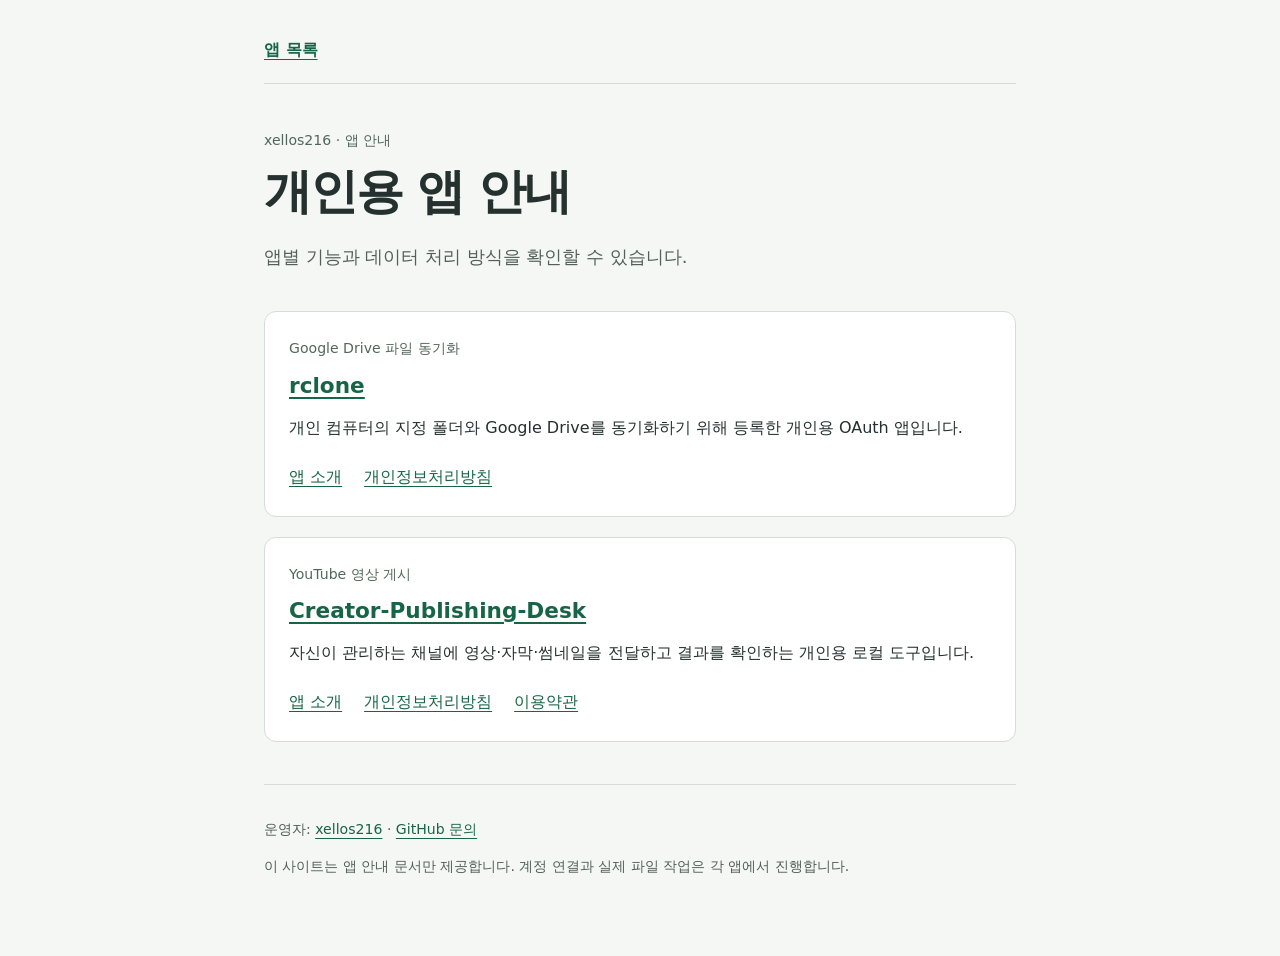
<file: index.html>
<!doctype html>
<html lang="ko">
<head>
  <meta charset="utf-8">
  <meta name="viewport" content="width=device-width, initial-scale=1">
  <meta name="description" content="xellos216이 운영하는 개인용 앱의 기능, 개인정보처리방침 및 이용약관 안내입니다.">
  <title>개인용 앱 안내</title>
  <link rel="icon" href="assets/favicon.svg" type="image/svg+xml">
  <link rel="stylesheet" href="assets/site.css">
  <link rel="canonical" href="https://xellos216.github.io/app-info/">
</head>
<body>
  <main>
    <nav aria-label="페이지 탐색"><a href="./" aria-current="page">앱 목록</a></nav>
    <p class="eyebrow">xellos216 · 앱 안내</p>
    <h1>개인용 앱 안내</h1>
    <p class="lead">앱별 기능과 데이터 처리 방식을 확인할 수 있습니다.</p>
    <div class="app-list">
      <section class="app-card" aria-labelledby="rclone-heading">
        <p class="eyebrow">Google Drive 파일 동기화</p>
        <h2 id="rclone-heading"><a href="rclone/">rclone</a></h2>
        <p>개인 컴퓨터의 지정 폴더와 Google Drive를 동기화하기 위해 등록한 개인용 OAuth 앱입니다.</p>
        <div class="app-links"><a href="rclone/">앱 소개</a><a href="rclone/privacy.html">개인정보처리방침</a></div>
      </section>
      <section class="app-card" aria-labelledby="publishing-heading">
        <p class="eyebrow">YouTube 영상 게시</p>
        <h2 id="publishing-heading"><a href="creator-publishing-desk/">Creator-Publishing-Desk</a></h2>
        <p>자신이 관리하는 채널에 영상·자막·썸네일을 전달하고 결과를 확인하는 개인용 로컬 도구입니다.</p>
        <div class="app-links"><a href="creator-publishing-desk/">앱 소개</a><a href="creator-publishing-desk/privacy.html">개인정보처리방침</a><a href="creator-publishing-desk/terms.html">이용약관</a></div>
      </section>
    </div>
    <footer>
      <p>운영자: <a href="https://github.com/xellos216">xellos216</a> · <a href="https://github.com/xellos216/app-info/issues">GitHub 문의</a></p>
      <p>이 사이트는 앱 안내 문서만 제공합니다. 계정 연결과 실제 파일 작업은 각 앱에서 진행합니다.</p>
    </footer>
  </main>
</body>
</html>
</file>
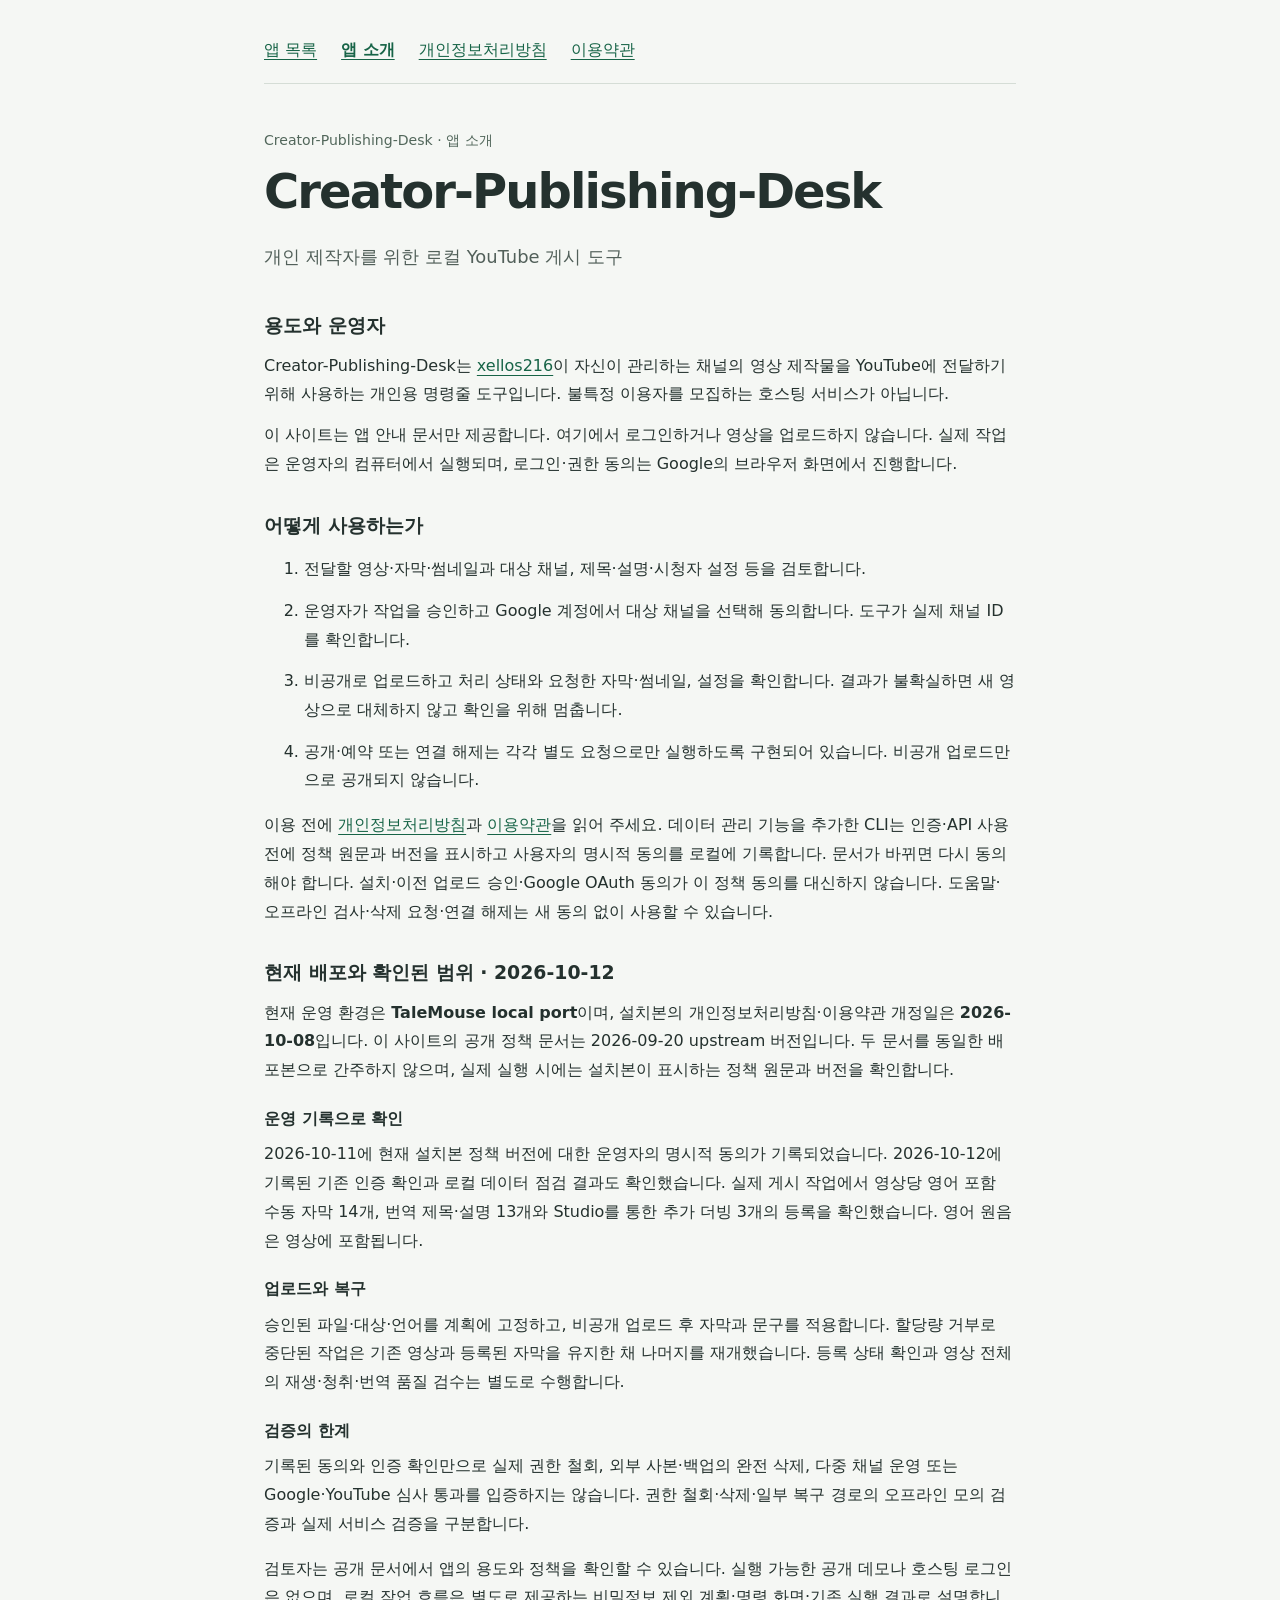
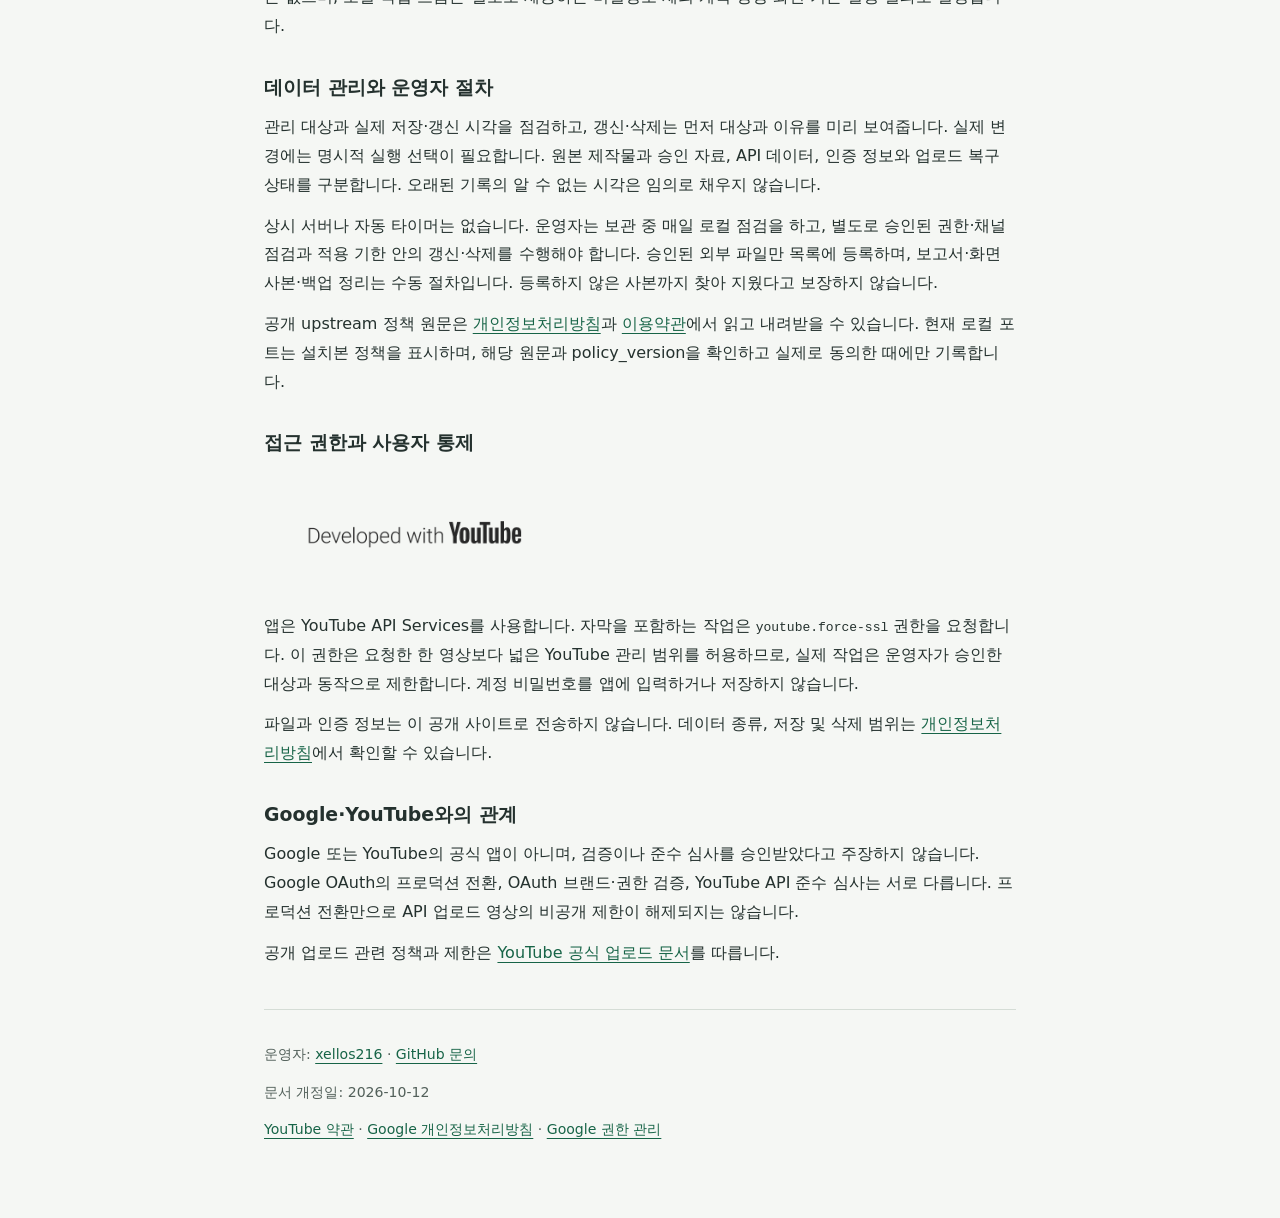
<file: creator-publishing-desk/index.html>
<!doctype html>
<html lang="ko">
<head>
<meta charset="utf-8">
<meta name="viewport" content="width=device-width, initial-scale=1">
<meta name="description" content="Creator-Publishing-Desk 앱 소개 — 개인용 YouTube 게시 도구의 기능과 데이터 처리 안내">
<title>Creator-Publishing-Desk · 앱 소개</title>

<link rel="icon" href="../assets/favicon.svg" type="image/svg+xml">
<link rel="stylesheet" href="../assets/site.css">
<link rel="canonical" href="https://xellos216.github.io/app-info/creator-publishing-desk/">
</head>
<body><main>
<nav aria-label="Creator-Publishing-Desk 페이지 탐색"><a href="../">앱 목록</a><a href="./" aria-current="page">앱 소개</a><a href="privacy.html">개인정보처리방침</a><a href="terms.html">이용약관</a></nav>
<p class="eyebrow">Creator-Publishing-Desk · 앱 소개</p>
<h1>Creator-Publishing-Desk</h1>
<p class="lead">개인 제작자를 위한 로컬 YouTube 게시 도구</p>

<section><h2>용도와 운영자</h2><p>Creator-Publishing-Desk는 <a href="https://github.com/xellos216">xellos216</a>이 자신이 관리하는 채널의 영상 제작물을 YouTube에 전달하기 위해 사용하는 개인용 명령줄 도구입니다. 불특정 이용자를 모집하는 호스팅 서비스가 아닙니다.</p><p>이 사이트는 앱 안내 문서만 제공합니다. 여기에서 로그인하거나 영상을 업로드하지 않습니다. 실제 작업은 운영자의 컴퓨터에서 실행되며, 로그인·권한 동의는 Google의 브라우저 화면에서 진행합니다.</p></section>
<section><h2>어떻게 사용하는가</h2><ol><li>전달할 영상·자막·썸네일과 대상 채널, 제목·설명·시청자 설정 등을 검토합니다.</li><li>운영자가 작업을 승인하고 Google 계정에서 대상 채널을 선택해 동의합니다. 도구가 실제 채널 ID를 확인합니다.</li><li>비공개로 업로드하고 처리 상태와 요청한 자막·썸네일, 설정을 확인합니다. 결과가 불확실하면 새 영상으로 대체하지 않고 확인을 위해 멈춥니다.</li><li>공개·예약 또는 연결 해제는 각각 별도 요청으로만 실행하도록 구현되어 있습니다. 비공개 업로드만으로 공개되지 않습니다.</li></ol><p>이용 전에 <a href="privacy.html">개인정보처리방침</a>과 <a href="terms.html">이용약관</a>을 읽어 주세요. 데이터 관리 기능을 추가한 CLI는 인증·API 사용 전에 정책 원문과 버전을 표시하고 사용자의 명시적 동의를 로컬에 기록합니다. 문서가 바뀌면 다시 동의해야 합니다. 설치·이전 업로드 승인·Google OAuth 동의가 이 정책 동의를 대신하지 않습니다. 도움말·오프라인 검사·삭제 요청·연결 해제는 새 동의 없이 사용할 수 있습니다.</p></section>
<section id="deployment"><h2>현재 배포와 확인된 범위 · 2026-10-12</h2>
<p>현재 운영 환경은 <strong>TaleMouse local port</strong>이며, 설치본의 개인정보처리방침·이용약관 개정일은 <strong>2026-10-08</strong>입니다. 이 사이트의 공개 정책 문서는 2026-09-20 upstream 버전입니다. 두 문서를 동일한 배포본으로 간주하지 않으며, 실제 실행 시에는 설치본이 표시하는 정책 원문과 버전을 확인합니다.</p>
<dl><dt>운영 기록으로 확인</dt><dd>2026-10-11에 현재 설치본 정책 버전에 대한 운영자의 명시적 동의가 기록되었습니다. 2026-10-12에 기록된 기존 인증 확인과 로컬 데이터 점검 결과도 확인했습니다. 실제 게시 작업에서 영상당 영어 포함 수동 자막 14개, 번역 제목·설명 13개와 Studio를 통한 추가 더빙 3개의 등록을 확인했습니다. 영어 원음은 영상에 포함됩니다.</dd>
<dt>업로드와 복구</dt><dd>승인된 파일·대상·언어를 계획에 고정하고, 비공개 업로드 후 자막과 문구를 적용합니다. 할당량 거부로 중단된 작업은 기존 영상과 등록된 자막을 유지한 채 나머지를 재개했습니다. 등록 상태 확인과 영상 전체의 재생·청취·번역 품질 검수는 별도로 수행합니다.</dd>
<dt>검증의 한계</dt><dd>기록된 동의와 인증 확인만으로 실제 권한 철회, 외부 사본·백업의 완전 삭제, 다중 채널 운영 또는 Google·YouTube 심사 통과를 입증하지는 않습니다. 권한 철회·삭제·일부 복구 경로의 오프라인 모의 검증과 실제 서비스 검증을 구분합니다.</dd></dl>
<p>검토자는 공개 문서에서 앱의 용도와 정책을 확인할 수 있습니다. 실행 가능한 공개 데모나 호스팅 로그인은 없으며, 로컬 작업 흐름은 별도로 제공하는 비밀정보 제외 계획·명령 화면·기존 실행 결과로 설명합니다.</p></section>
<section><h2>데이터 관리와 운영자 절차</h2><p>관리 대상과 실제 저장·갱신 시각을 점검하고, 갱신·삭제는 먼저 대상과 이유를 미리 보여줍니다. 실제 변경에는 명시적 실행 선택이 필요합니다. 원본 제작물과 승인 자료, API 데이터, 인증 정보와 업로드 복구 상태를 구분합니다. 오래된 기록의 알 수 없는 시각은 임의로 채우지 않습니다.</p><p>상시 서버나 자동 타이머는 없습니다. 운영자는 보관 중 매일 로컬 점검을 하고, 별도로 승인된 권한·채널 점검과 적용 기한 안의 갱신·삭제를 수행해야 합니다. 승인된 외부 파일만 목록에 등록하며, 보고서·화면 사본·백업 정리는 수동 절차입니다. 등록하지 않은 사본까지 찾아 지웠다고 보장하지 않습니다.</p><p>공개 upstream 정책 원문은 <a href="privacy.html">개인정보처리방침</a>과 <a href="terms.html">이용약관</a>에서 읽고 내려받을 수 있습니다. 현재 로컬 포트는 설치본 정책을 표시하며, 해당 원문과 policy_version을 확인하고 실제로 동의한 때에만 기록합니다.</p></section>
<section><h2>접근 권한과 사용자 통제</h2><p><a href="https://www.youtube.com/" aria-label="YouTube 홈페이지"><img src="../assets/developed-with-youtube.png" alt="Developed with YouTube" width="300" style="display:block;max-width:100%;height:auto;margin:24px 0"></a></p><p>앱은 YouTube API Services를 사용합니다. 자막을 포함하는 작업은 <code>youtube.force-ssl</code> 권한을 요청합니다. 이 권한은 요청한 한 영상보다 넓은 YouTube 관리 범위를 허용하므로, 실제 작업은 운영자가 승인한 대상과 동작으로 제한합니다. 계정 비밀번호를 앱에 입력하거나 저장하지 않습니다.</p><p>파일과 인증 정보는 이 공개 사이트로 전송하지 않습니다. 데이터 종류, 저장 및 삭제 범위는 <a href="privacy.html">개인정보처리방침</a>에서 확인할 수 있습니다.</p></section>
<section><h2>Google·YouTube와의 관계</h2><p>Google 또는 YouTube의 공식 앱이 아니며, 검증이나 준수 심사를 승인받았다고 주장하지 않습니다. Google OAuth의 프로덕션 전환, OAuth 브랜드·권한 검증, YouTube API 준수 심사는 서로 다릅니다. 프로덕션 전환만으로 API 업로드 영상의 비공개 제한이 해제되지는 않습니다.</p><p>공개 업로드 관련 정책과 제한은 <a href="https://developers.google.com/youtube/v3/docs/videos/insert">YouTube 공식 업로드 문서</a>를 따릅니다.</p></section>

<footer><p>운영자: <a href="https://github.com/xellos216">xellos216</a> · <a href="https://github.com/xellos216/app-info/issues">GitHub 문의</a></p>
<p>문서 개정일: <time datetime="2026-10-12">2026-10-12</time></p>
<p><a href="https://www.youtube.com/t/terms">YouTube 약관</a> · <a href="https://policies.google.com/privacy">Google 개인정보처리방침</a> · <a href="https://security.google.com/settings/security/permissions">Google 권한 관리</a></p></footer>
</main></body></html>
</file>
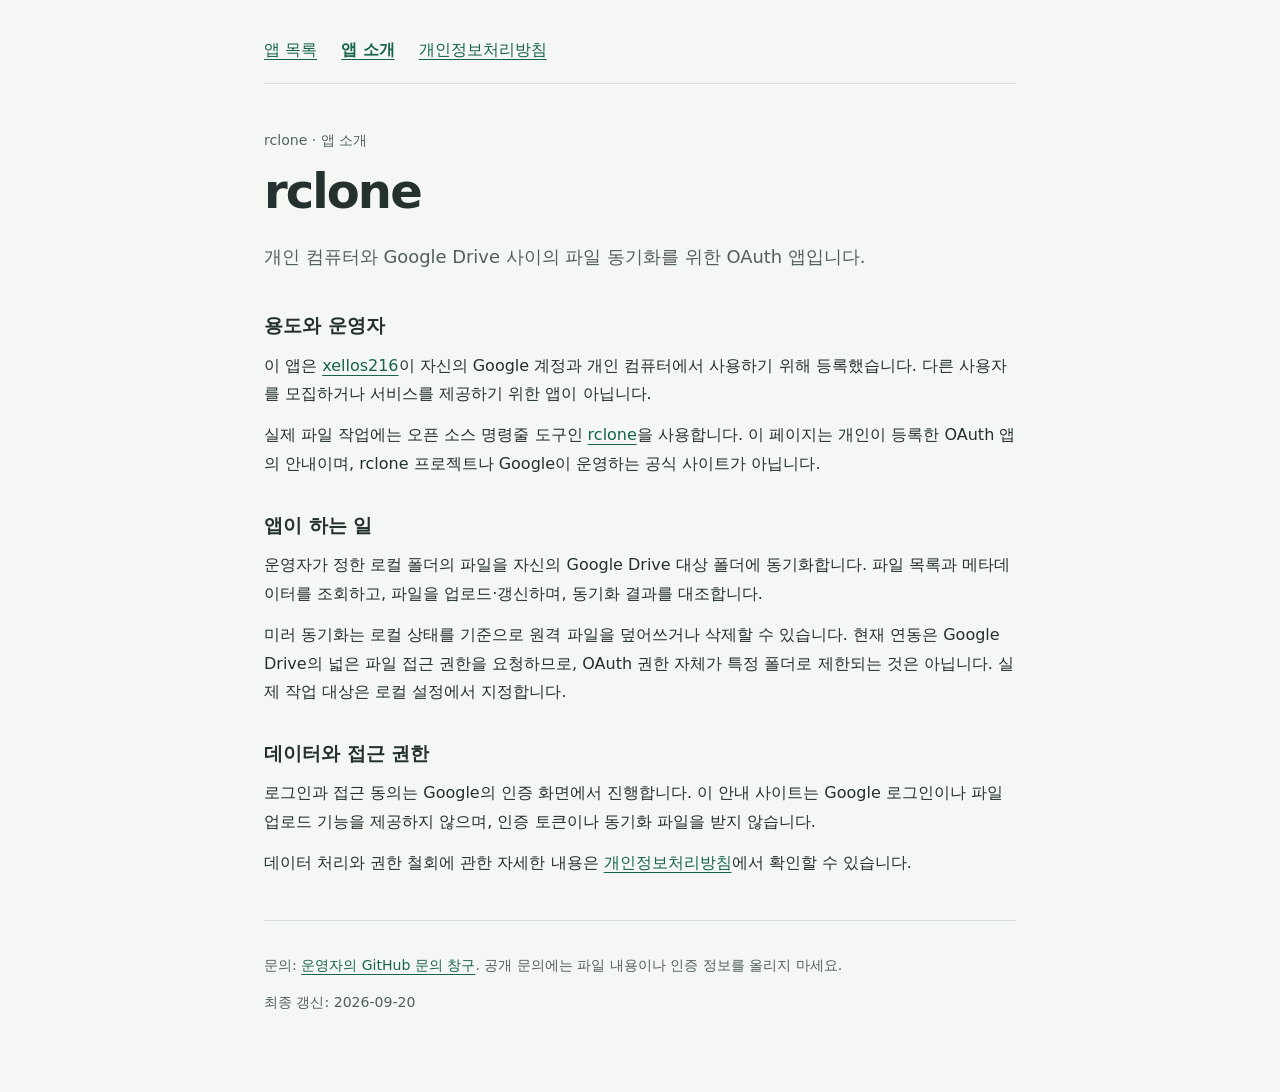
<file: rclone/index.html>
<!doctype html>
<html lang="ko">
<head>
  <meta charset="utf-8">
  <meta name="viewport" content="width=device-width, initial-scale=1">
  <meta name="description" content="개인 Google Drive 파일 동기화에 사용하는 rclone OAuth 앱 안내입니다.">
  <title>rclone · 앱 소개</title>

<link rel="icon" href="../assets/favicon.svg" type="image/svg+xml">
<link rel="stylesheet" href="../assets/site.css">
<link rel="canonical" href="https://xellos216.github.io/app-info/rclone/">
</head>
<body>
  <main>
    <nav aria-label="페이지 탐색"><a href="../">앱 목록</a><a href="./" aria-current="page">앱 소개</a><a href="privacy.html">개인정보처리방침</a></nav>
    <p class="eyebrow">rclone · 앱 소개</p>
    <h1>rclone</h1>
    <p class="lead">개인 컴퓨터와 Google Drive 사이의 파일 동기화를 위한 OAuth 앱입니다.</p>
    <section>
      <h2>용도와 운영자</h2>
      <p>이 앱은 <a href="https://github.com/xellos216">xellos216</a>이 자신의 Google 계정과 개인 컴퓨터에서 사용하기 위해 등록했습니다. 다른 사용자를 모집하거나 서비스를 제공하기 위한 앱이 아닙니다.</p>
      <p>실제 파일 작업에는 오픈 소스 명령줄 도구인 <a href="https://rclone.org/">rclone</a>을 사용합니다. 이 페이지는 개인이 등록한 OAuth 앱의 안내이며, rclone 프로젝트나 Google이 운영하는 공식 사이트가 아닙니다.</p>
    </section>
    <section>
      <h2>앱이 하는 일</h2>
      <p>운영자가 정한 로컬 폴더의 파일을 자신의 Google Drive 대상 폴더에 동기화합니다. 파일 목록과 메타데이터를 조회하고, 파일을 업로드·갱신하며, 동기화 결과를 대조합니다.</p>
      <p>미러 동기화는 로컬 상태를 기준으로 원격 파일을 덮어쓰거나 삭제할 수 있습니다. 현재 연동은 Google Drive의 넓은 파일 접근 권한을 요청하므로, OAuth 권한 자체가 특정 폴더로 제한되는 것은 아닙니다. 실제 작업 대상은 로컬 설정에서 지정합니다.</p>
    </section>
    <section>
      <h2>데이터와 접근 권한</h2>
      <p>로그인과 접근 동의는 Google의 인증 화면에서 진행합니다. 이 안내 사이트는 Google 로그인이나 파일 업로드 기능을 제공하지 않으며, 인증 토큰이나 동기화 파일을 받지 않습니다.</p>
      <p>데이터 처리와 권한 철회에 관한 자세한 내용은 <a href="privacy.html">개인정보처리방침</a>에서 확인할 수 있습니다.</p>
    </section>
    <footer>
      <p>문의: <a href="https://github.com/xellos216/app-info/issues">운영자의 GitHub 문의 창구</a>. 공개 문의에는 파일 내용이나 인증 정보를 올리지 마세요.</p>
      <p>최종 갱신: 2026-09-20</p>
    </footer>
  </main>
</body>
</html>
</file>
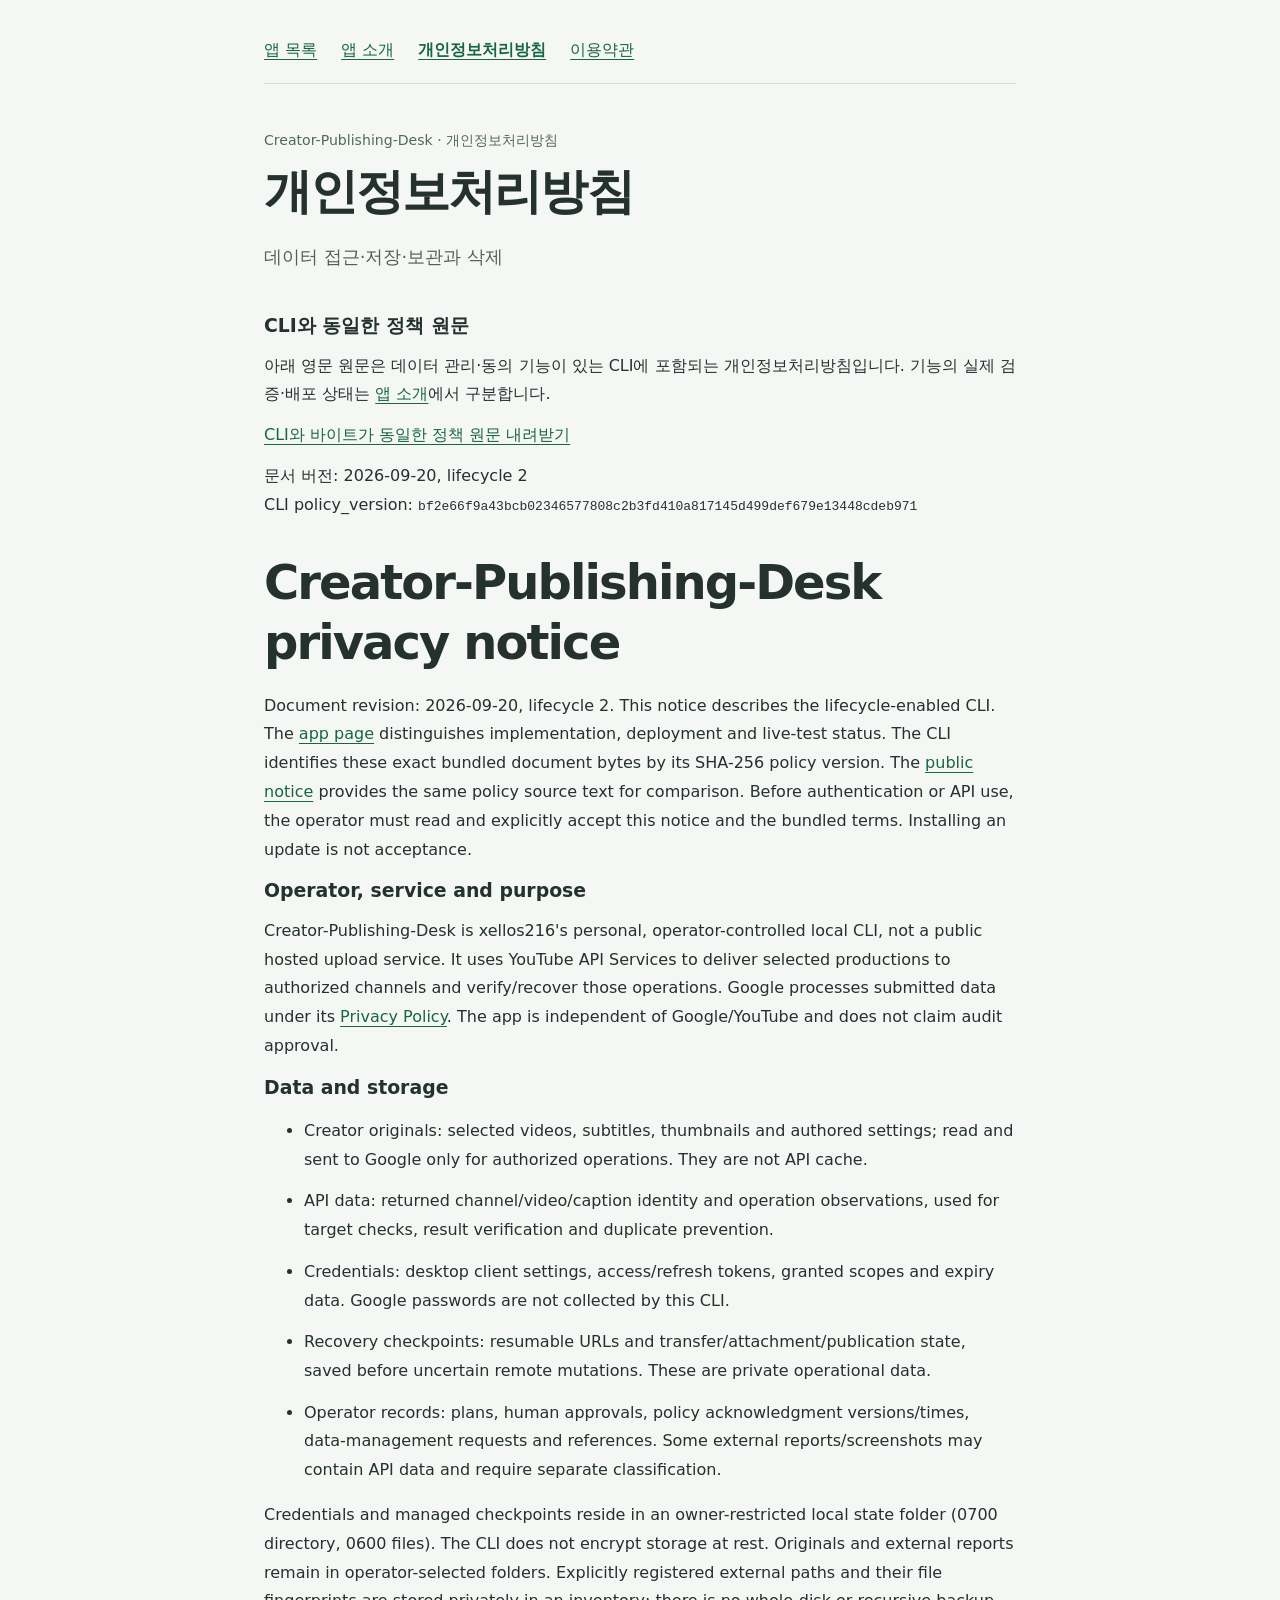
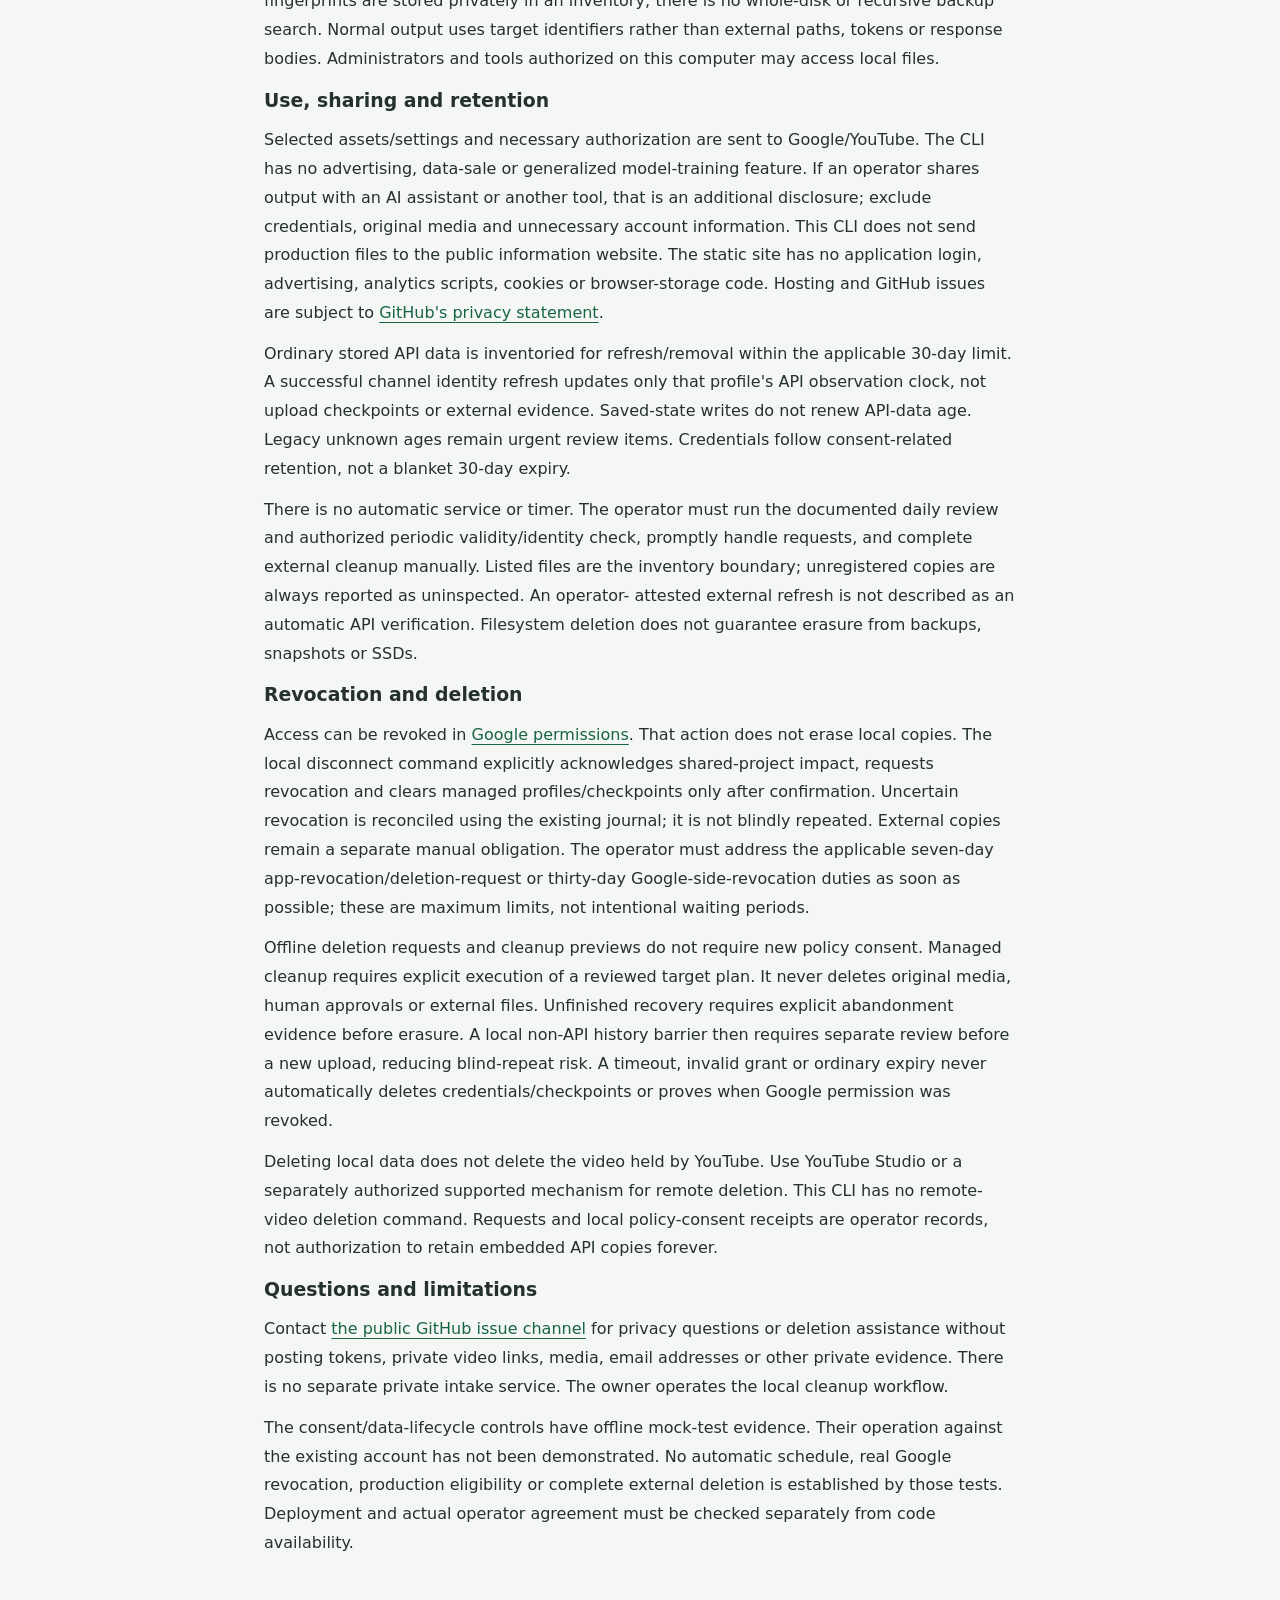
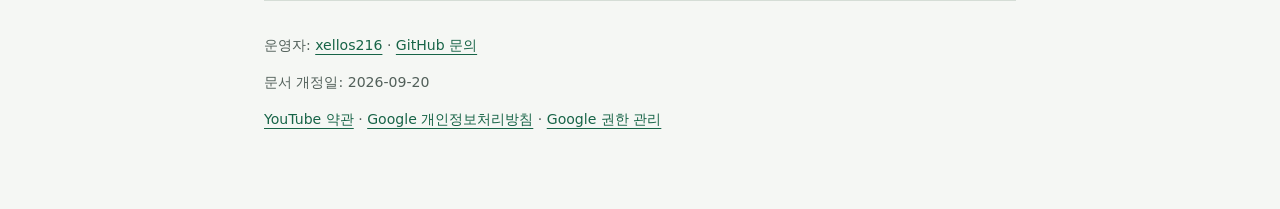
<file: creator-publishing-desk/privacy.html>
<!doctype html>
<html lang="ko">
<head>
<meta charset="utf-8">
<meta name="viewport" content="width=device-width, initial-scale=1">
<meta name="description" content="Creator-Publishing-Desk 개인정보처리방침 — 개인용 YouTube 게시 도구의 기능과 데이터 처리 안내">
<title>Creator-Publishing-Desk · 개인정보처리방침</title>

<link rel="icon" href="../assets/favicon.svg" type="image/svg+xml">
<link rel="stylesheet" href="../assets/site.css">
<link rel="canonical" href="https://xellos216.github.io/app-info/creator-publishing-desk/privacy.html">
</head>
<body><main>
<nav aria-label="Creator-Publishing-Desk 페이지 탐색"><a href="../">앱 목록</a><a href="./">앱 소개</a><a href="privacy.html" aria-current="page">개인정보처리방침</a><a href="terms.html">이용약관</a></nav>
<p class="eyebrow">Creator-Publishing-Desk · 개인정보처리방침</p>
<h1>개인정보처리방침</h1>
<p class="lead">데이터 접근·저장·보관과 삭제</p>

<section aria-label="정책 버전"><h2>CLI와 동일한 정책 원문</h2>
<p>아래 영문 원문은 데이터 관리·동의 기능이 있는 CLI에 포함되는 개인정보처리방침입니다. 기능의 실제 검증·배포 상태는 <a href="./">앱 소개</a>에서 구분합니다.</p>
<p><a href="privacy-notice.md" download>CLI와 바이트가 동일한 정책 원문 내려받기</a></p>
<p>문서 버전: 2026-09-20, lifecycle 2<br>CLI policy_version: <code style="overflow-wrap:anywhere">bf2e66f9a43bcb02346577808c2b3fd410a817145d499def679e13448cdeb971</code></p>
</section>
<article lang="en" aria-label="Bundled policy text">
<h1>Creator-Publishing-Desk privacy notice</h1>
<p>Document revision: 2026-09-20, lifecycle 2. This notice describes the
lifecycle-enabled CLI. The <a href="https://xellos216.github.io/app-info/creator-publishing-desk/">app page</a>
distinguishes implementation, deployment and live-test status. The CLI identifies
these exact bundled document bytes by its SHA-256 policy version. The
<a href="https://xellos216.github.io/app-info/creator-publishing-desk/privacy.html">public notice</a>
provides the same policy source text for comparison. Before authentication or API
use, the operator must read and explicitly accept this notice and the bundled
terms. Installing an update is not acceptance.</p>
<h2>Operator, service and purpose</h2>
<p>Creator-Publishing-Desk is xellos216's personal, operator-controlled local CLI,
not a public hosted upload service. It uses YouTube API Services to deliver
selected productions to authorized channels and verify/recover those operations.
Google processes submitted data under its <a href="https://policies.google.com/privacy">Privacy Policy</a>.
The app is independent of Google/YouTube and does not claim audit approval.</p>
<h2>Data and storage</h2>
<ul>
<li>Creator originals: selected videos, subtitles, thumbnails and authored settings;
read and sent to Google only for authorized operations. They are not API cache.</li>
<li>API data: returned channel/video/caption identity and operation observations,
used for target checks, result verification and duplicate prevention.</li>
<li>Credentials: desktop client settings, access/refresh tokens, granted scopes and
expiry data. Google passwords are not collected by this CLI.</li>
<li>Recovery checkpoints: resumable URLs and transfer/attachment/publication state,
saved before uncertain remote mutations. These are private operational data.</li>
<li>Operator records: plans, human approvals, policy acknowledgment versions/times,
data-management requests and references. Some external reports/screenshots may
contain API data and require separate classification.</li>
</ul>
<p>Credentials and managed checkpoints reside in an owner-restricted local state
folder (0700 directory, 0600 files). The CLI does not encrypt storage at rest.
Originals and external reports remain in operator-selected folders. Explicitly
registered external paths and their file fingerprints are stored privately in
an inventory; there is no whole-disk or recursive backup search. Normal output
uses target identifiers rather than external paths, tokens or response bodies.
Administrators and tools authorized on this computer may access local files.</p>
<h2>Use, sharing and retention</h2>
<p>Selected assets/settings and necessary authorization are sent to Google/YouTube.
The CLI has no advertising, data-sale or generalized model-training feature.
If an operator shares output with an AI assistant or another tool, that is an
additional disclosure; exclude credentials, original media and unnecessary
account information. This CLI does not send production files to the public
information website. The static site has no application login, advertising,
analytics scripts, cookies or browser-storage code. Hosting and GitHub issues are subject to
<a href="https://docs.github.com/en/site-policy/privacy-policies/github-general-privacy-statement">GitHub's privacy statement</a>.</p>
<p>Ordinary stored API data is inventoried for refresh/removal within the applicable
30-day limit. A successful channel identity refresh updates only that profile's
API observation clock, not upload checkpoints or external evidence. Saved-state
writes do not renew API-data age. Legacy unknown ages remain urgent review items.
Credentials follow consent-related retention, not a blanket 30-day expiry.</p>
<p>There is no automatic service or timer. The operator must run the documented
daily review and authorized periodic validity/identity check, promptly handle
requests, and complete external cleanup manually. Listed files are the inventory
boundary; unregistered copies are always reported as uninspected. An operator-
attested external refresh is not described as an automatic API verification.
Filesystem deletion does not guarantee erasure from backups, snapshots or SSDs.</p>
<h2 id="disconnect">Revocation and deletion</h2>
<p>Access can be revoked in <a href="https://myaccount.google.com/permissions">Google permissions</a>.
That action does not erase local copies. The local disconnect command explicitly
acknowledges shared-project impact, requests revocation and clears managed
profiles/checkpoints only after confirmation. Uncertain revocation is reconciled
using the existing journal; it is not blindly repeated. External copies remain a
separate manual obligation. The operator must address the applicable seven-day
app-revocation/deletion-request or thirty-day Google-side-revocation duties as
soon as possible; these are maximum limits, not intentional waiting periods.</p>
<p>Offline deletion requests and cleanup previews do not require new policy consent.
Managed cleanup requires explicit execution of a reviewed target plan. It never
deletes original media, human approvals or external files. Unfinished recovery
requires explicit abandonment evidence before erasure. A local non-API history
barrier then requires separate review before a new upload, reducing blind-repeat
risk. A timeout, invalid grant or ordinary expiry never automatically deletes
credentials/checkpoints or proves when Google permission was revoked.</p>
<p>Deleting local data does not delete the video held by YouTube. Use YouTube Studio
or a separately authorized supported mechanism for remote deletion. This CLI
has no remote-video deletion command. Requests and local policy-consent receipts
are operator records, not authorization to retain embedded API copies forever.</p>
<h2>Questions and limitations</h2>
<p>Contact <a href="https://github.com/xellos216/app-info/issues">the public GitHub issue channel</a>
for privacy questions or deletion assistance without posting tokens, private
video links, media, email addresses or other private evidence. There is no
separate private intake service. The owner operates the local cleanup workflow.</p>
<p>The consent/data-lifecycle controls have offline mock-test evidence. Their
operation against the existing account has not been demonstrated. No automatic
schedule, real Google revocation, production eligibility or complete external
deletion is established by those tests. Deployment and actual operator agreement
must be checked separately from code availability.</p>
</article>
<footer><p>운영자: <a href="https://github.com/xellos216">xellos216</a> · <a href="https://github.com/xellos216/app-info/issues">GitHub 문의</a></p>
<p>문서 개정일: <time datetime="2026-09-20">2026-09-20</time></p>
<p><a href="https://www.youtube.com/t/terms">YouTube 약관</a> · <a href="https://policies.google.com/privacy">Google 개인정보처리방침</a> · <a href="https://security.google.com/settings/security/permissions">Google 권한 관리</a></p></footer>
</main></body></html>
</file>
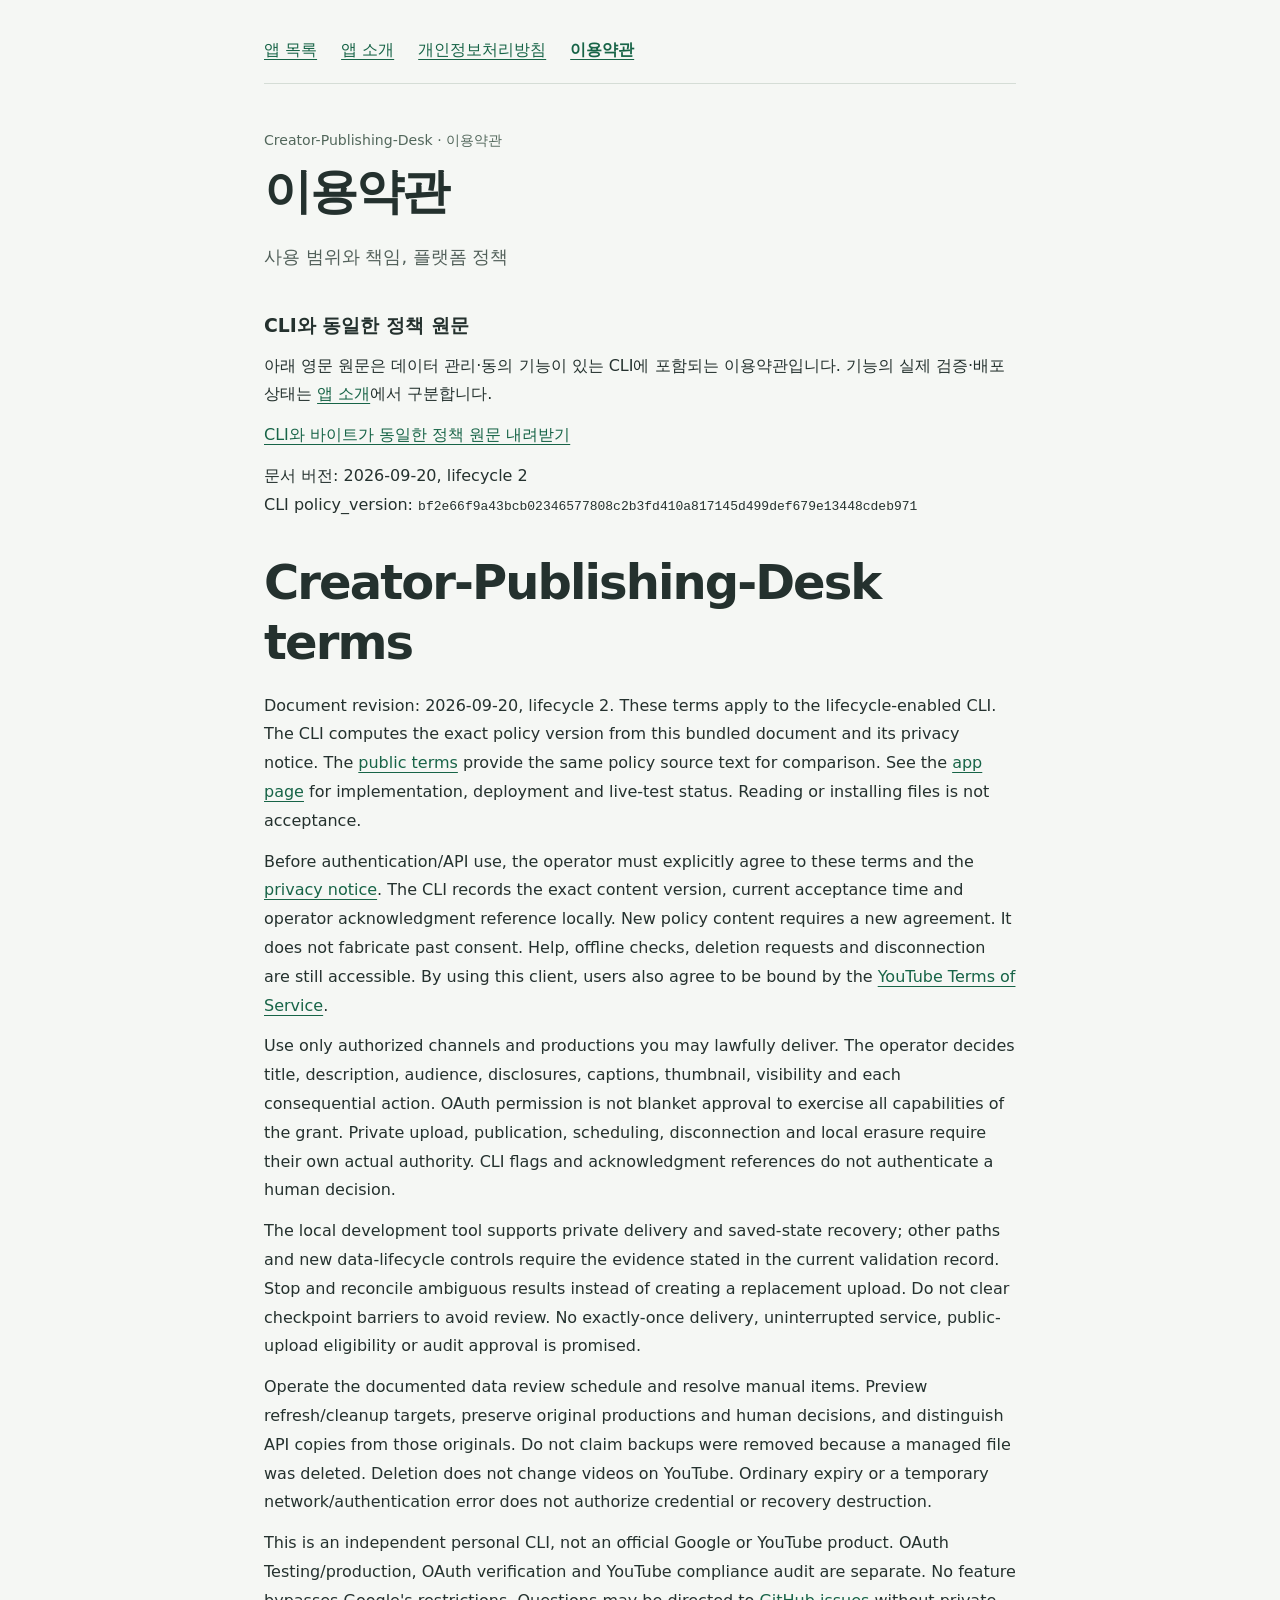
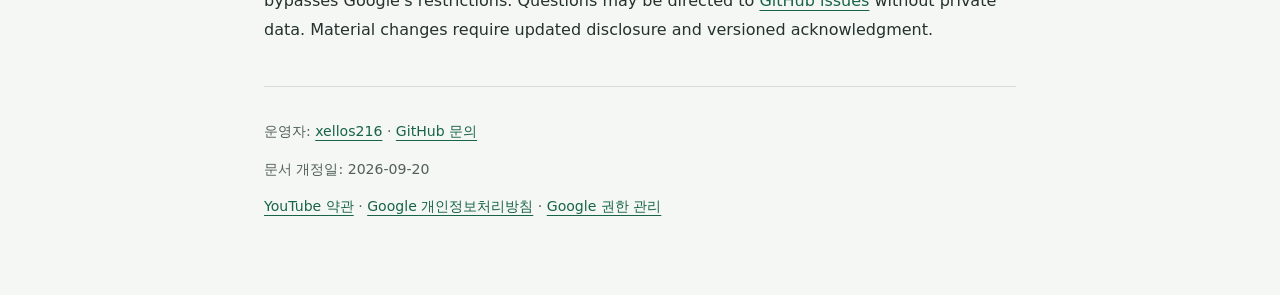
<file: creator-publishing-desk/terms.html>
<!doctype html>
<html lang="ko">
<head>
<meta charset="utf-8">
<meta name="viewport" content="width=device-width, initial-scale=1">
<meta name="description" content="Creator-Publishing-Desk 이용약관 — 개인용 YouTube 게시 도구의 기능과 데이터 처리 안내">
<title>Creator-Publishing-Desk · 이용약관</title>

<link rel="icon" href="../assets/favicon.svg" type="image/svg+xml">
<link rel="stylesheet" href="../assets/site.css">
<link rel="canonical" href="https://xellos216.github.io/app-info/creator-publishing-desk/terms.html">
</head>
<body><main>
<nav aria-label="Creator-Publishing-Desk 페이지 탐색"><a href="../">앱 목록</a><a href="./">앱 소개</a><a href="privacy.html">개인정보처리방침</a><a href="terms.html" aria-current="page">이용약관</a></nav>
<p class="eyebrow">Creator-Publishing-Desk · 이용약관</p>
<h1>이용약관</h1>
<p class="lead">사용 범위와 책임, 플랫폼 정책</p>

<section aria-label="정책 버전"><h2>CLI와 동일한 정책 원문</h2>
<p>아래 영문 원문은 데이터 관리·동의 기능이 있는 CLI에 포함되는 이용약관입니다. 기능의 실제 검증·배포 상태는 <a href="./">앱 소개</a>에서 구분합니다.</p>
<p><a href="terms-of-use.md" download>CLI와 바이트가 동일한 정책 원문 내려받기</a></p>
<p>문서 버전: 2026-09-20, lifecycle 2<br>CLI policy_version: <code style="overflow-wrap:anywhere">bf2e66f9a43bcb02346577808c2b3fd410a817145d499def679e13448cdeb971</code></p>
</section>
<article lang="en" aria-label="Bundled policy text">
<h1>Creator-Publishing-Desk terms</h1>
<p>Document revision: 2026-09-20, lifecycle 2. These terms apply to the
lifecycle-enabled CLI. The CLI computes the exact policy version from this
bundled document and its privacy notice. The
<a href="https://xellos216.github.io/app-info/creator-publishing-desk/terms.html">public terms</a>
provide the same policy source text for comparison. See the
<a href="https://xellos216.github.io/app-info/creator-publishing-desk/">app page</a> for
implementation, deployment and live-test status. Reading or installing files is
not acceptance.</p>
<p>Before authentication/API use, the operator must explicitly agree to these terms
and the <a href="privacy-notice.md">privacy notice</a>. The CLI records the exact content
version, current acceptance time and operator acknowledgment reference locally.
New policy content requires a new agreement. It does not fabricate past consent.
Help, offline checks, deletion requests and disconnection are still accessible.
By using this client, users also agree to be bound by the
<a href="https://www.youtube.com/t/terms">YouTube Terms of Service</a>.</p>
<p>Use only authorized channels and productions you may lawfully deliver. The
operator decides title, description, audience, disclosures, captions, thumbnail,
visibility and each consequential action. OAuth permission is not blanket
approval to exercise all capabilities of the grant. Private upload, publication,
scheduling, disconnection and local erasure require their own actual authority.
CLI flags and acknowledgment references do not authenticate a human decision.</p>
<p>The local development tool supports private delivery and saved-state recovery;
other paths and new data-lifecycle controls require the evidence stated in the
current validation record. Stop and reconcile ambiguous results instead of
creating a replacement upload. Do not clear checkpoint barriers to avoid review.
No exactly-once delivery, uninterrupted service, public-upload eligibility or
audit approval is promised.</p>
<p>Operate the documented data review schedule and resolve manual items. Preview
refresh/cleanup targets, preserve original productions and human decisions, and
distinguish API copies from those originals. Do not claim backups were removed
because a managed file was deleted. Deletion does not change videos on YouTube.
Ordinary expiry or a temporary network/authentication error does not authorize
credential or recovery destruction.</p>
<p>This is an independent personal CLI, not an official Google or YouTube product.
OAuth Testing/production, OAuth verification and YouTube compliance audit are
separate. No feature bypasses Google's restrictions. Questions may be directed
to <a href="https://github.com/xellos216/app-info/issues">GitHub issues</a> without private
data. Material changes require updated disclosure and versioned acknowledgment.</p>
</article>
<footer><p>운영자: <a href="https://github.com/xellos216">xellos216</a> · <a href="https://github.com/xellos216/app-info/issues">GitHub 문의</a></p>
<p>문서 개정일: <time datetime="2026-09-20">2026-09-20</time></p>
<p><a href="https://www.youtube.com/t/terms">YouTube 약관</a> · <a href="https://policies.google.com/privacy">Google 개인정보처리방침</a> · <a href="https://security.google.com/settings/security/permissions">Google 권한 관리</a></p></footer>
</main></body></html>
</file>
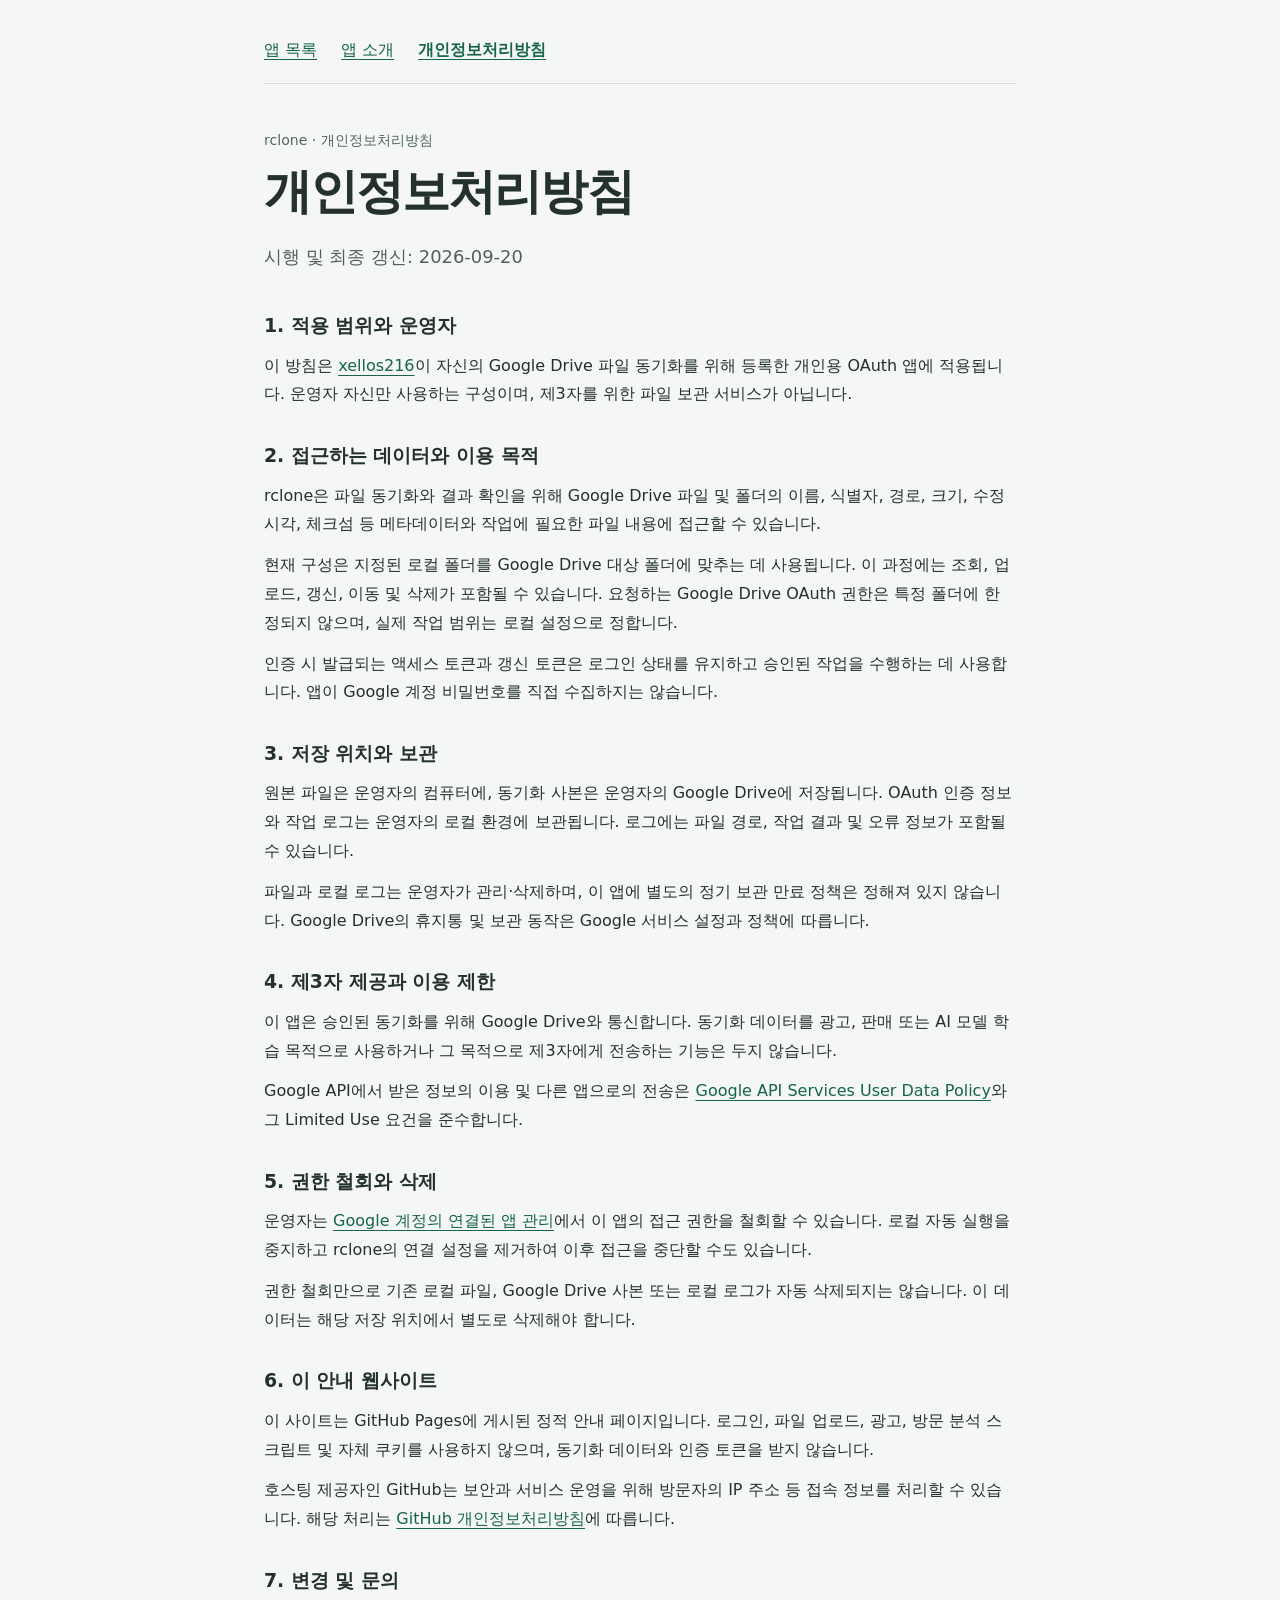
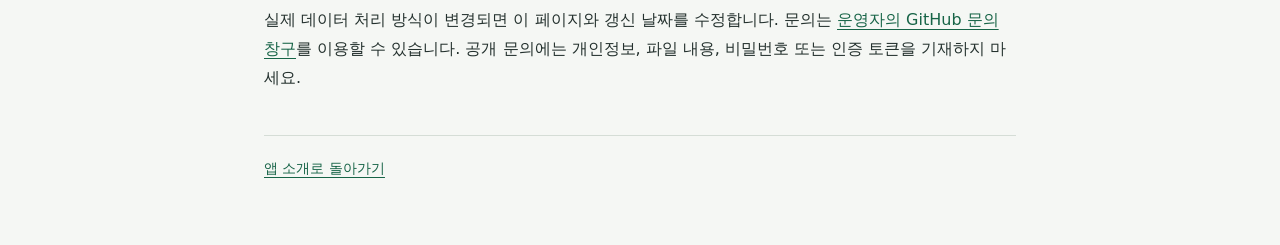
<file: rclone/privacy.html>
<!doctype html>
<html lang="ko">
<head>
  <meta charset="utf-8">
  <meta name="viewport" content="width=device-width, initial-scale=1">
  <meta name="description" content="개인용 rclone Google Drive OAuth 앱의 데이터 접근, 저장, 이용 및 권한 철회 안내입니다.">
  <title>rclone · 개인정보처리방침</title>

<link rel="icon" href="../assets/favicon.svg" type="image/svg+xml">
<link rel="stylesheet" href="../assets/site.css">
<link rel="canonical" href="https://xellos216.github.io/app-info/rclone/privacy.html">
</head>
<body>
  <main>
    <nav aria-label="페이지 탐색"><a href="../">앱 목록</a><a href="./">앱 소개</a><a href="privacy.html" aria-current="page">개인정보처리방침</a></nav>
    <p class="eyebrow">rclone · 개인정보처리방침</p>
    <h1>개인정보처리방침</h1>
    <p class="lead">시행 및 최종 갱신: 2026-09-20</p>
    <section>
      <h2>1. 적용 범위와 운영자</h2>
      <p>이 방침은 <a href="https://github.com/xellos216">xellos216</a>이 자신의 Google Drive 파일 동기화를 위해 등록한 개인용 OAuth 앱에 적용됩니다. 운영자 자신만 사용하는 구성이며, 제3자를 위한 파일 보관 서비스가 아닙니다.</p>
    </section>
    <section>
      <h2>2. 접근하는 데이터와 이용 목적</h2>
      <p>rclone은 파일 동기화와 결과 확인을 위해 Google Drive 파일 및 폴더의 이름, 식별자, 경로, 크기, 수정 시각, 체크섬 등 메타데이터와 작업에 필요한 파일 내용에 접근할 수 있습니다.</p>
      <p>현재 구성은 지정된 로컬 폴더를 Google Drive 대상 폴더에 맞추는 데 사용됩니다. 이 과정에는 조회, 업로드, 갱신, 이동 및 삭제가 포함될 수 있습니다. 요청하는 Google Drive OAuth 권한은 특정 폴더에 한정되지 않으며, 실제 작업 범위는 로컬 설정으로 정합니다.</p>
      <p>인증 시 발급되는 액세스 토큰과 갱신 토큰은 로그인 상태를 유지하고 승인된 작업을 수행하는 데 사용합니다. 앱이 Google 계정 비밀번호를 직접 수집하지는 않습니다.</p>
    </section>
    <section>
      <h2>3. 저장 위치와 보관</h2>
      <p>원본 파일은 운영자의 컴퓨터에, 동기화 사본은 운영자의 Google Drive에 저장됩니다. OAuth 인증 정보와 작업 로그는 운영자의 로컬 환경에 보관됩니다. 로그에는 파일 경로, 작업 결과 및 오류 정보가 포함될 수 있습니다.</p>
      <p>파일과 로컬 로그는 운영자가 관리·삭제하며, 이 앱에 별도의 정기 보관 만료 정책은 정해져 있지 않습니다. Google Drive의 휴지통 및 보관 동작은 Google 서비스 설정과 정책에 따릅니다.</p>
    </section>
    <section>
      <h2>4. 제3자 제공과 이용 제한</h2>
      <p>이 앱은 승인된 동기화를 위해 Google Drive와 통신합니다. 동기화 데이터를 광고, 판매 또는 AI 모델 학습 목적으로 사용하거나 그 목적으로 제3자에게 전송하는 기능은 두지 않습니다.</p>
      <p>Google API에서 받은 정보의 이용 및 다른 앱으로의 전송은 <a href="https://developers.google.com/terms/api-services-user-data-policy">Google API Services User Data Policy</a>와 그 Limited Use 요건을 준수합니다.</p>
    </section>
    <section>
      <h2>5. 권한 철회와 삭제</h2>
      <p>운영자는 <a href="https://myaccount.google.com/connections">Google 계정의 연결된 앱 관리</a>에서 이 앱의 접근 권한을 철회할 수 있습니다. 로컬 자동 실행을 중지하고 rclone의 연결 설정을 제거하여 이후 접근을 중단할 수도 있습니다.</p>
      <p>권한 철회만으로 기존 로컬 파일, Google Drive 사본 또는 로컬 로그가 자동 삭제되지는 않습니다. 이 데이터는 해당 저장 위치에서 별도로 삭제해야 합니다.</p>
    </section>
    <section>
      <h2>6. 이 안내 웹사이트</h2>
      <p>이 사이트는 GitHub Pages에 게시된 정적 안내 페이지입니다. 로그인, 파일 업로드, 광고, 방문 분석 스크립트 및 자체 쿠키를 사용하지 않으며, 동기화 데이터와 인증 토큰을 받지 않습니다.</p>
      <p>호스팅 제공자인 GitHub는 보안과 서비스 운영을 위해 방문자의 IP 주소 등 접속 정보를 처리할 수 있습니다. 해당 처리는 <a href="https://docs.github.com/en/site-policy/privacy-policies/github-general-privacy-statement">GitHub 개인정보처리방침</a>에 따릅니다.</p>
    </section>
    <section>
      <h2>7. 변경 및 문의</h2>
      <p>실제 데이터 처리 방식이 변경되면 이 페이지와 갱신 날짜를 수정합니다. 문의는 <a href="https://github.com/xellos216/app-info/issues">운영자의 GitHub 문의 창구</a>를 이용할 수 있습니다. 공개 문의에는 개인정보, 파일 내용, 비밀번호 또는 인증 토큰을 기재하지 마세요.</p>
    </section>
    <footer><a href="./">앱 소개로 돌아가기</a></footer>
  </main>
</body>
</html>
</file>
<file: assets/site.css>
:root { color-scheme: light; font-family: system-ui, -apple-system, BlinkMacSystemFont, "Noto Sans KR", sans-serif; color: #24312e; background: #f5f7f4; line-height: 1.8; }
* { box-sizing: border-box; }
body { margin: 0; }
main { max-width: 800px; margin: 0 auto; padding: 36px 24px 64px; }
nav { display: flex; flex-wrap: wrap; gap: 24px; border-bottom: 1px solid #d5ddd6; padding-bottom: 18px; margin-bottom: 44px; }
a { color: #176447; text-underline-offset: 4px; overflow-wrap: anywhere; }
a:hover { color: #0c422e; }
a:focus-visible { outline: 3px solid #ba7618; outline-offset: 5px; }
nav a[aria-current="page"] { font-weight: 700; }
.eyebrow { color: #52675b; font-size: .88rem; margin: 0 0 8px; }
h1 { font-size: clamp(2rem, 7vw, 3rem); line-height: 1.25; letter-spacing: -.04em; margin: 0 0 20px; word-break: keep-all; }
.lead { font-size: 1.12rem; color: #52605a; margin-bottom: 38px; }
section { margin: 32px 0; }
h2 { font-size: 1.18rem; line-height: 1.5; margin: 0 0 12px; }
p { margin: 12px 0; }
footer { border-top: 1px solid #d5ddd6; padding-top: 20px; margin-top: 42px; color: #52605a; font-size: .88rem; }
@media (max-width: 480px) { main { padding: 24px 20px 44px; } nav { gap: 18px; margin-bottom: 32px; } }

h1 { overflow-wrap: anywhere; }
dt { font-weight: 700; margin-top: 1.25rem; }
dd { margin: .4rem 0 1rem; }
li { margin-bottom: .8rem; }
code { overflow-wrap: anywhere; }
.app-list { display: grid; gap: 20px; }
.app-card { margin: 0; padding: 24px; border: 1px solid #d5ddd6; border-radius: 12px; background: #fff; }
.app-card h2 { font-size: 1.35rem; overflow-wrap: anywhere; }
.app-links { display: flex; flex-wrap: wrap; gap: 10px 22px; margin-top: 20px; }
</file>
